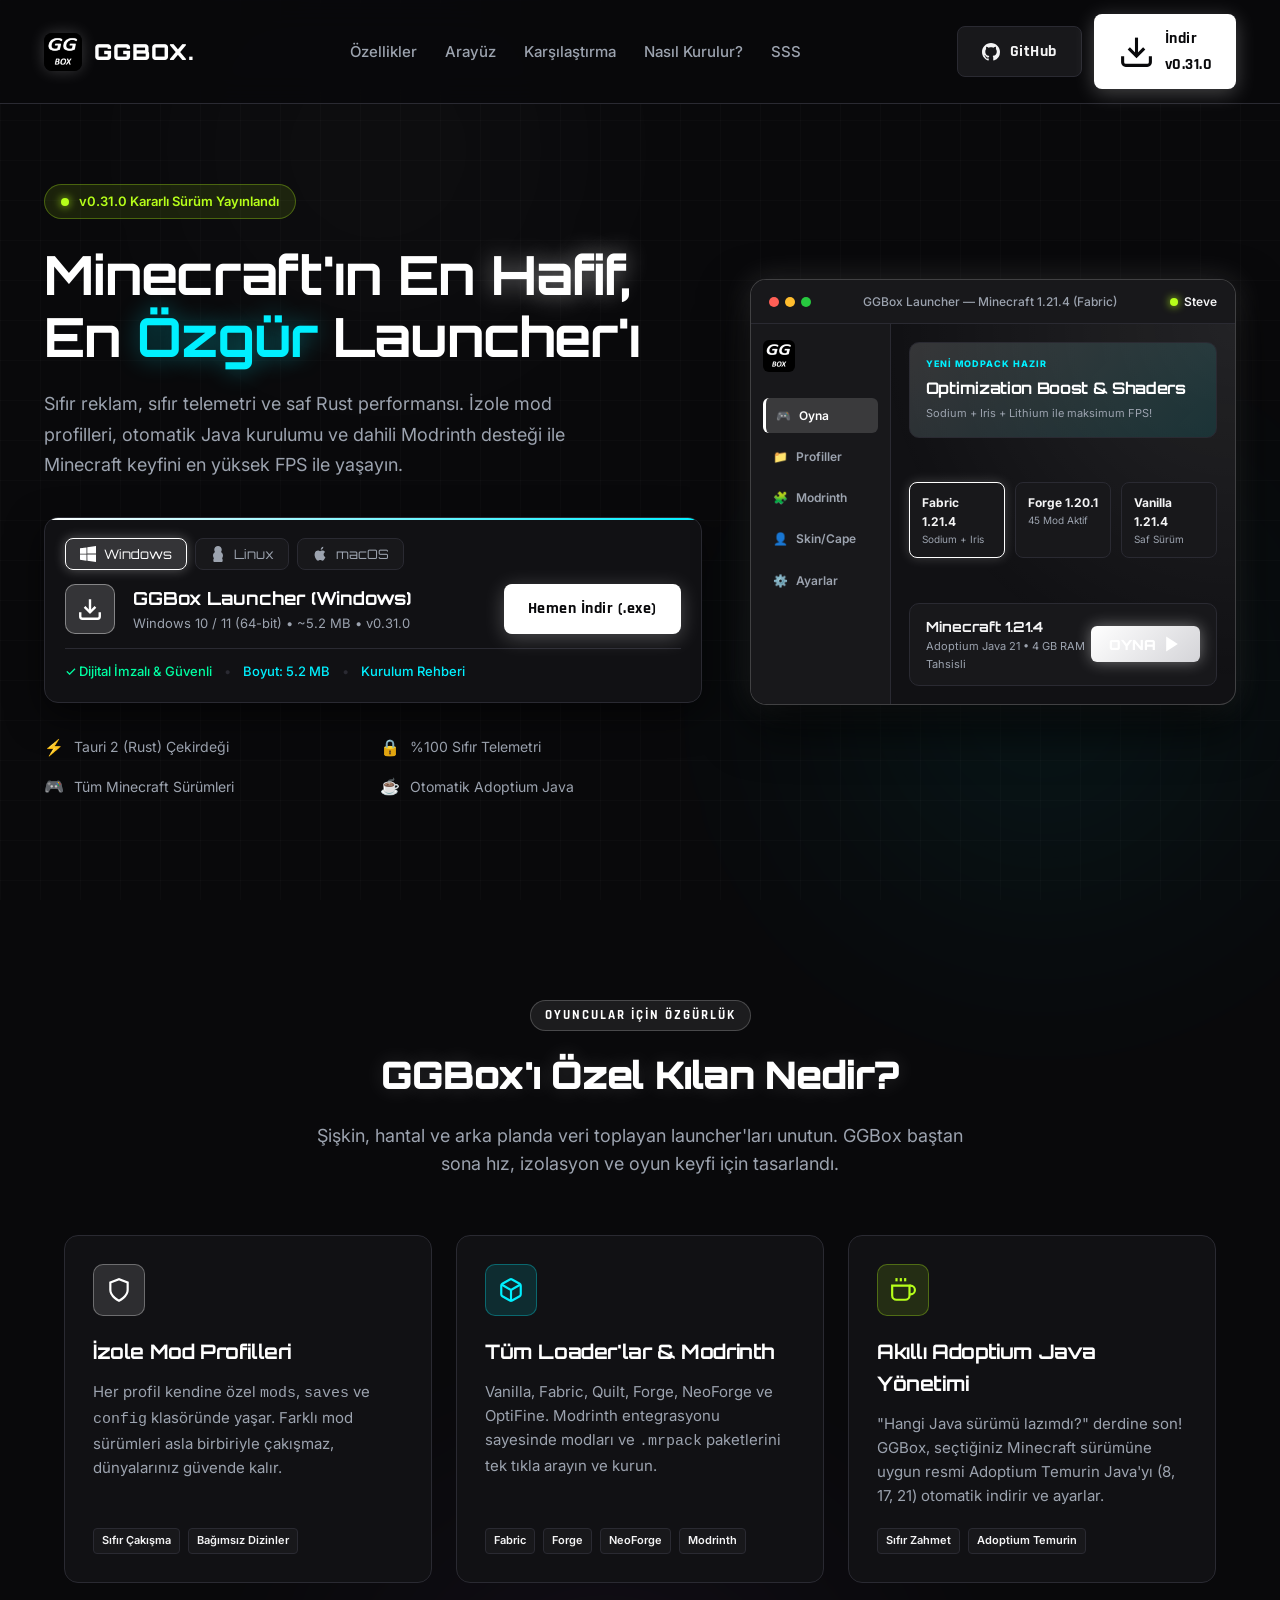
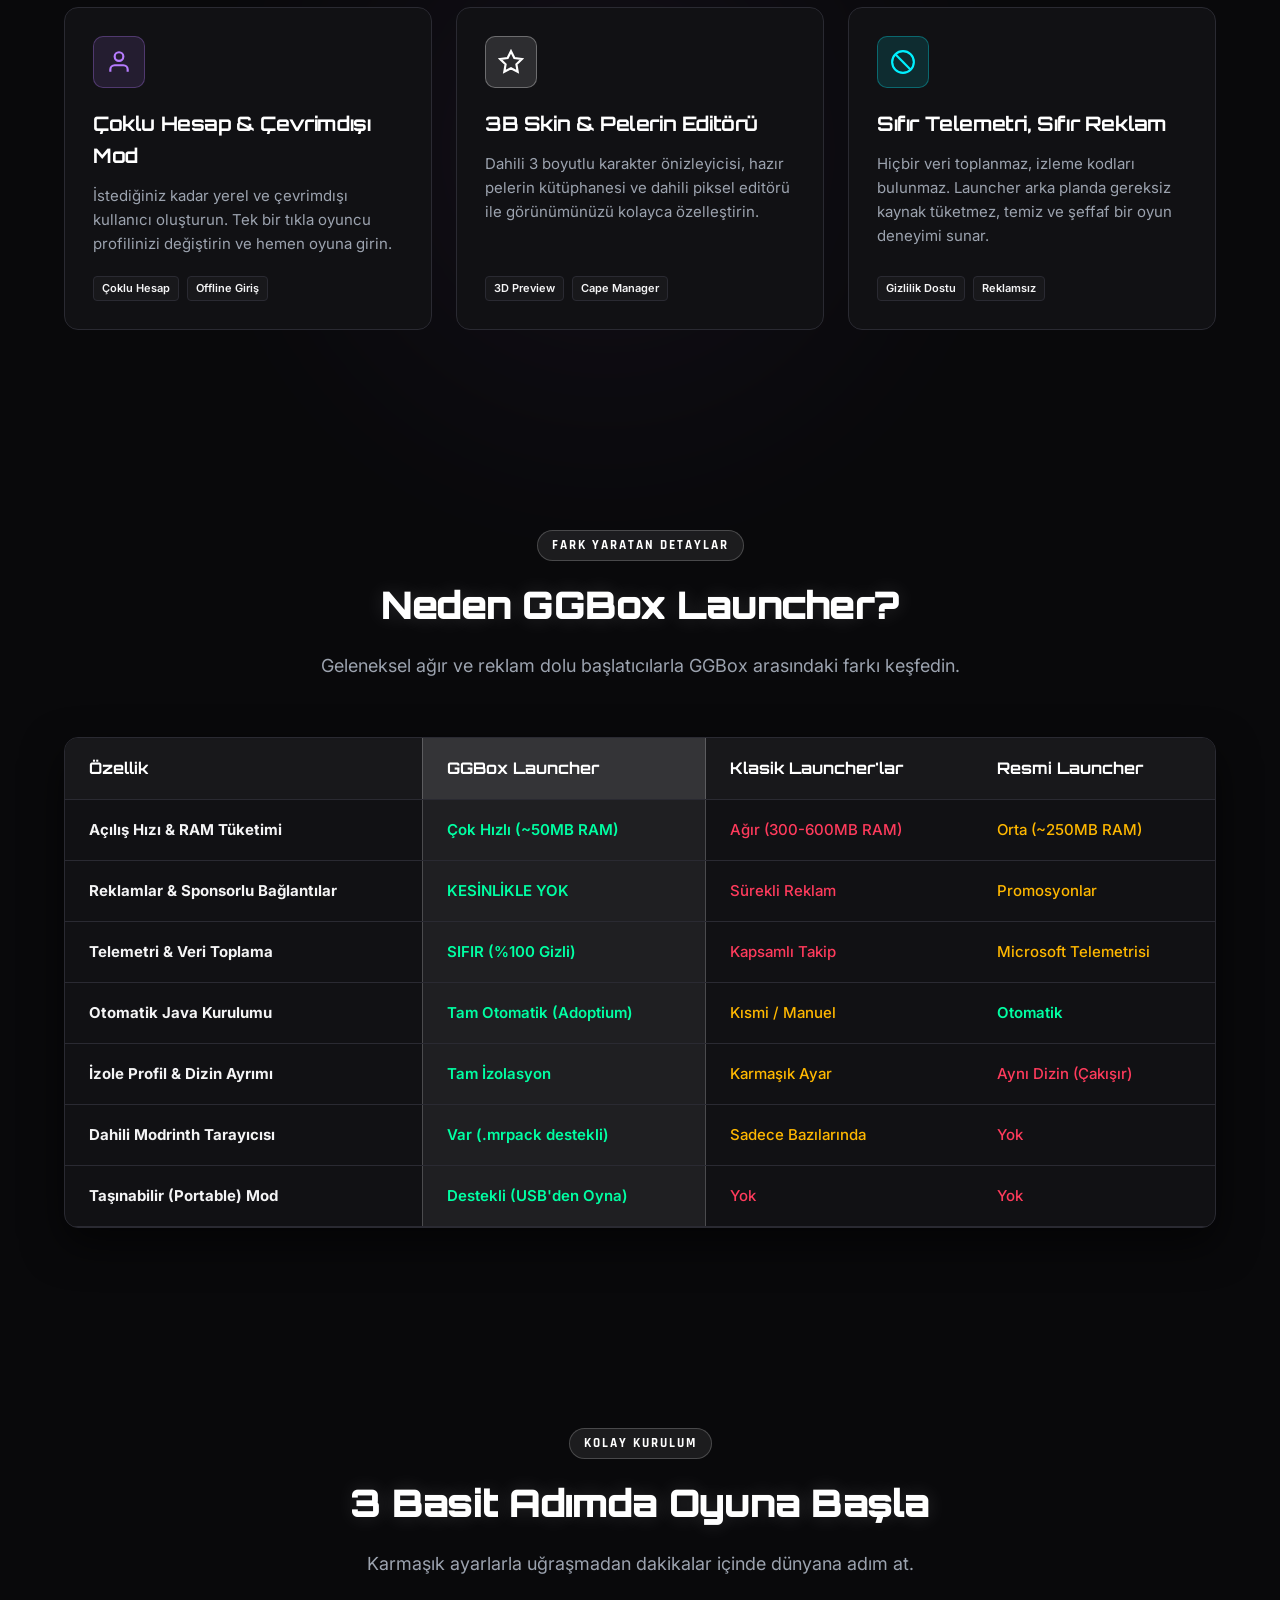
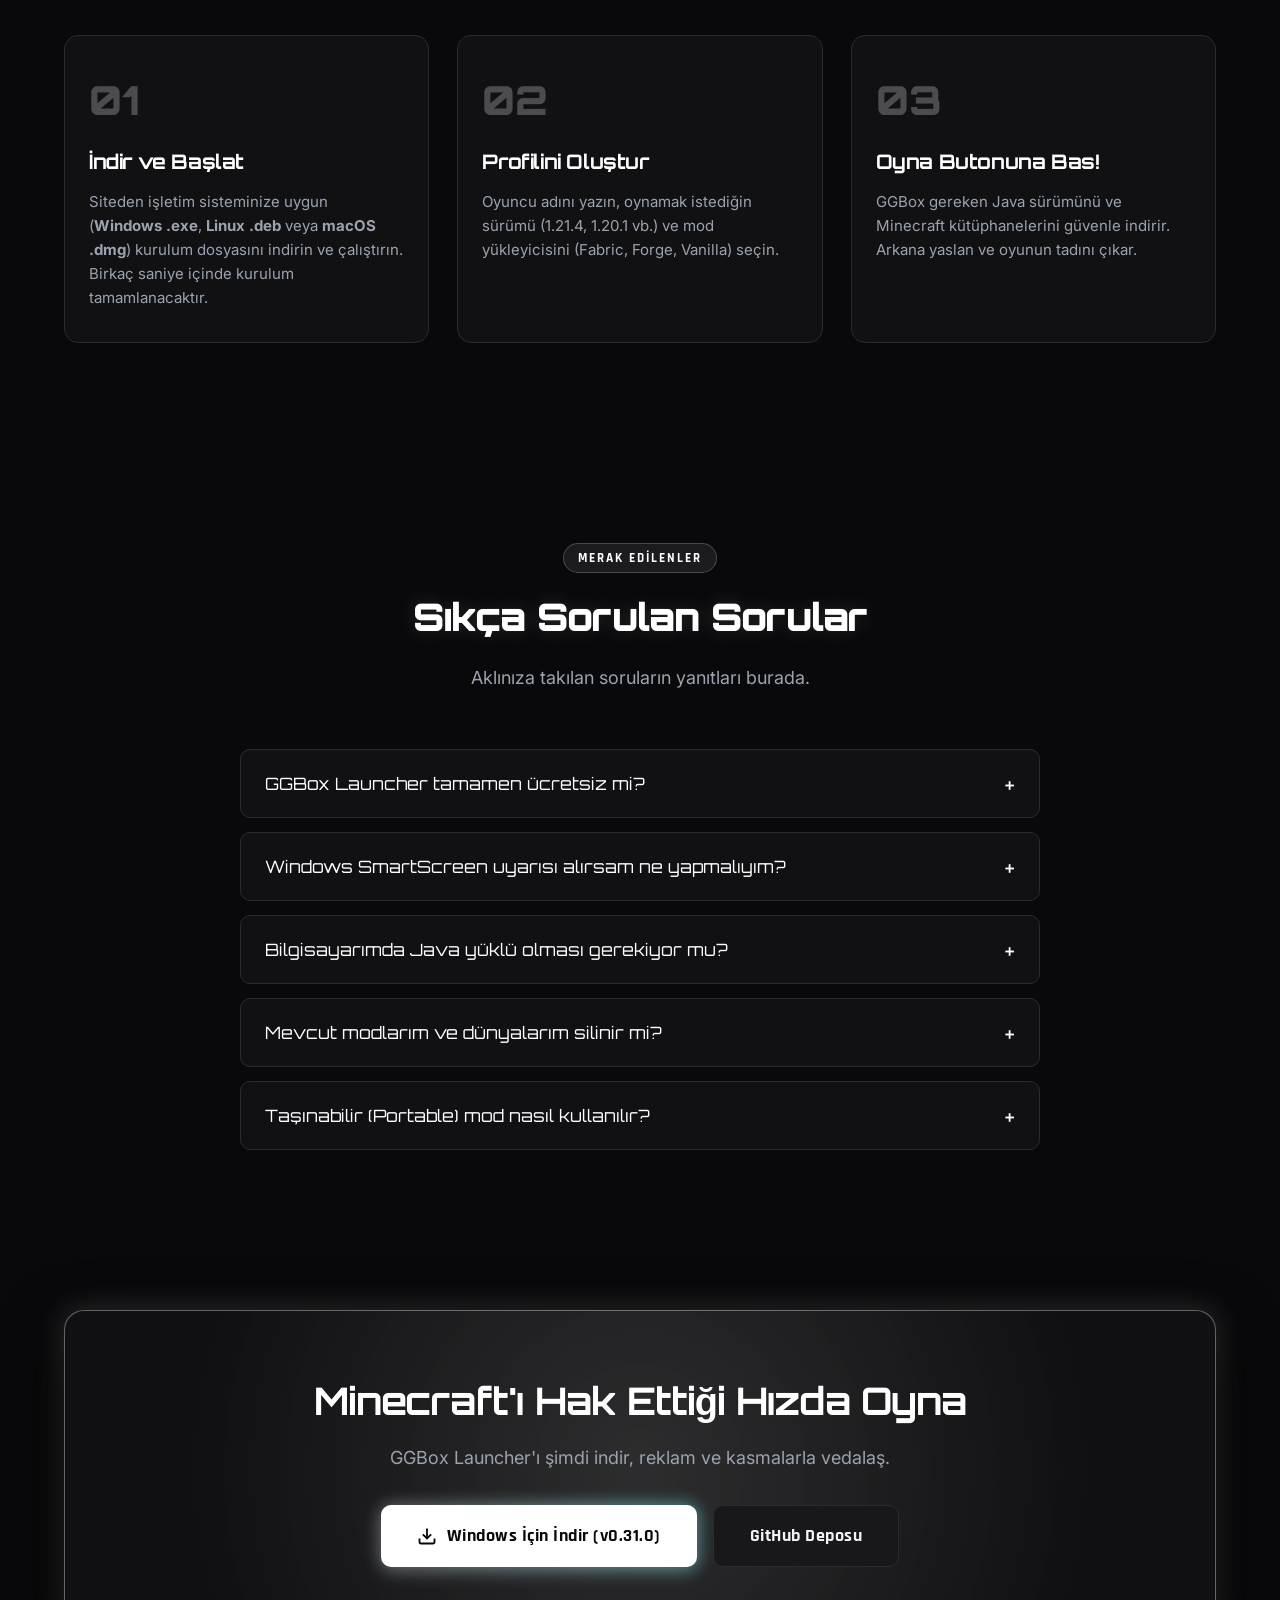
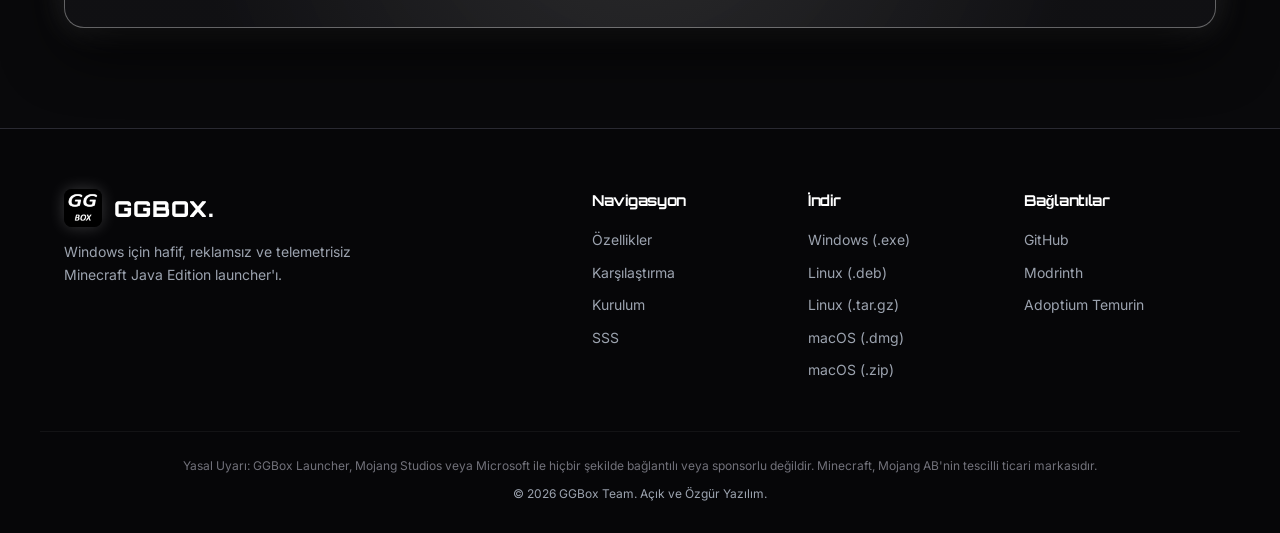
<file: index.html>
<!DOCTYPE html>
<html lang="tr">
<head>
  <meta charset="UTF-8">
  <meta name="viewport" content="width=device-width, initial-scale=1.0">
  <title>GGBox Launcher — Minecraft İçin Hafif, Hızlı ve Özgür Başlatıcı</title>
  <meta name="description" content="Windows için hafif, reklamsız ve telemetrisiz Minecraft Java Edition launcher'ı. Çoklu profil, Modrinth desteği ve otomatik Java yönetimi.">
  <meta name="keywords" content="Minecraft Launcher, GGBox, GGBox Launcher, Minecraft Java, Fabric, Forge, Modrinth, Reklamsız Launcher, Minecraft İndir">
  <link rel="icon" type="image/x-icon" href="favicon.ico">
  <link rel="apple-touch-icon" href="assets/icon.png">
  
  <!-- Google Fonts: Orbitron, Rajdhani, Inter -->
  <link rel="preconnect" href="https://fonts.googleapis.com">
  <link rel="preconnect" href="https://fonts.gstatic.com" crossorigin>
  <link href="https://fonts.googleapis.com/css2?family=Inter:wght@300;400;500;600;700&family=Orbitron:wght@500;700;900&family=Rajdhani:wght@500;600;700&display=swap" rel="stylesheet">
  
  <link rel="stylesheet" href="styles.css">
</head>
<body data-accent="monochrome">
  <!-- Arka Plan Neon Glow Küreleri -->
  <div class="ambient-glow glow-1"></div>
  <div class="ambient-glow glow-2"></div>
  <div class="ambient-glow glow-3"></div>
  <div class="grid-overlay"></div>

  <!-- Üst Menü / Navbar -->
  <header class="navbar">
    <div class="nav-container">
      <a href="#" class="brand">
        <img src="assets/logo.png" alt="GGBox Launcher Logo" class="brand-logo" onerror="this.src='assets/icon.png'">
        <span class="brand-name">GGBOX<span class="brand-accent">.</span></span>
      </a>

      <nav class="nav-links">
        <a href="#ozellikler">Özellikler</a>
        <a href="#vitrin">Arayüz</a>
        <a href="#karsilastirma">Karşılaştırma</a>
        <a href="#kurulum">Nasıl Kurulur?</a>
        <a href="#sss">SSS</a>
      </nav>

      <div class="nav-actions">
        <a href="https://github.com/ggboxmc/ggboxmc.github.io" target="_blank" rel="noopener noreferrer" class="btn btn-secondary nav-github-btn">
          <svg class="icon" viewBox="0 0 24 24" fill="currentColor" width="18" height="18">
            <path d="M12 0C5.37 0 0 5.37 0 12c0 5.31 3.435 9.795 8.205 11.385.6.105.825-.255.825-.57 0-.285-.015-1.23-.015-2.235-3.015.555-3.795-.735-4.035-1.41-.135-.345-.72-1.41-1.23-1.695-.42-.225-1.02-.78-.015-.795.945-.015 1.62.87 1.845 1.23 1.08 1.815 2.805 1.305 3.495.99.105-.78.42-1.305.765-1.605-2.67-.3-5.46-1.335-5.46-5.925 0-1.305.465-2.385 1.23-3.225-.12-.3-.54-1.53.12-3.18 0 0 1.005-.315 3.3 1.23.96-.27 1.98-.405 3-.405s2.04.135 3 .405c2.295-1.56 3.3-1.23 3.3-1.23.66 1.65.24 2.88.12 3.18.765.84 1.23 1.905 1.23 3.225 0 4.605-2.805 5.625-5.475 5.925.435.375.81 1.095.81 2.22 0 1.605-.015 2.895-.015 3.3 0 .315.225.69.825.57A12.02 12.02 0 0024 12c0-6.63-5.37-12-12-12z"/>
          </svg>
          <span>GitHub</span>
        </a>
        <a href="#indir" class="btn btn-primary nav-download-btn">
          <svg class="icon" viewBox="0 0 24 24" fill="none" stroke="currentColor" stroke-width="2">
            <path d="M21 15v4a2 2 0 0 1-2 2H5a2 2 0 0 1-2-2v-4"></path>
            <polyline points="7 10 12 15 17 10"></polyline>
            <line x1="12" y1="15" x2="12" y2="3"></line>
          </svg>
          <span>İndir v0.31.0</span>
        </a>
      </div>
    </div>
  </header>

  <!-- Hero Bölümü -->
  <section class="hero-section">
    <div class="hero-container">
      <div class="hero-content">
        <div class="hero-badge">
          <span class="pulse-dot"></span>
          <span>v0.31.0 Kararlı Sürüm Yayınlandı</span>
        </div>

        <h1 class="hero-title">
          Minecraft'ın En <span class="neon-text">Hafif</span>, <br>
          En <span class="neon-text-cyan">Özgür</span> Launcher'ı
        </h1>

        <p class="hero-description">
          Sıfır reklam, sıfır telemetri ve saf Rust performansı. İzole mod profilleri, otomatik Java kurulumu ve dahili Modrinth desteği ile Minecraft keyfini en yüksek FPS ile yaşayın.
        </p>

        <!-- İndirme Kutusu ve Butonlar -->
        <div class="hero-cta-group" id="indir">
          <div class="download-main-card">
            <div class="platform-tabs">
              <button class="platform-tab active" data-platform="windows">
                <svg width="16" height="16" viewBox="0 0 24 24" fill="currentColor">
                  <path d="M0 3.449L9.75 2.1v9.451H0m10.949-9.602L24 0v11.4H10.949M0 12.6h9.75v9.451L0 20.699M10.949 12.6H24V24l-12.9-1.801"/>
                </svg>
                <span>Windows</span>
              </button>
              <button class="platform-tab" data-platform="linux">
                <svg width="16" height="16" viewBox="0 0 24 24" fill="currentColor">
                  <path d="M12.002 0c-3.1 0-5.61 2.51-5.61 5.61 0 1.25.41 2.4 1.1 3.33-1.78 1.17-2.98 3.19-2.98 5.48 0 1.48.5 2.84 1.34 3.93-.57.81-.92 1.8-.92 2.87 0 2.64 2.14 4.78 4.78 4.78h4.58c2.64 0 4.78-2.14 4.78-4.78 0-1.07-.35-2.06-.92-2.87.84-1.09 1.34-2.45 1.34-3.93 0-2.29-1.2-4.31-2.98-5.48.69-.93 1.1-2.08 1.1-3.33 0-3.1-2.51-5.61-5.61-5.61z"/>
                </svg>
                <span>Linux</span>
              </button>
              <button class="platform-tab" data-platform="macos">
                <svg width="16" height="16" viewBox="0 0 24 24" fill="currentColor">
                  <path d="M18.71 19.5c-.83 1.24-1.71 2.45-3.05 2.47-1.34.03-1.77-.79-3.29-.79-1.53 0-2 .77-3.27.82-1.31.05-2.3-1.32-3.14-2.53C4.25 17 2.94 12.45 4.7 9.39c.87-1.52 2.43-2.48 4.12-2.51 1.28-.02 2.5.87 3.29.87.78 0 2.26-1.07 3.81-.91.65.03 2.47.26 3.64 1.98-.09.06-2.17 1.28-2.15 3.81.03 3.02 2.65 4.03 2.68 4.04-.03.07-.42 1.44-1.38 2.83M15.97 4.2c.67-.82 1.13-1.96 1-3.1-.98.04-2.17.65-2.87 1.48-.61.71-1.15 1.87-1.01 2.98 1.1.09 2.22-.55 2.88-1.36z"/>
                </svg>
                <span>macOS</span>
              </button>
            </div>

            <!-- Windows Panel -->
            <div class="platform-panel active" id="panel-windows">
              <div class="download-card-body">
                <div class="download-icon-box">
                  <svg viewBox="0 0 24 24" fill="none" stroke="currentColor" stroke-width="2.2">
                    <path d="M21 15v4a2 2 0 0 1-2 2H5a2 2 0 0 1-2-2v-4"></path>
                    <polyline points="7 10 12 15 17 10"></polyline>
                    <line x1="12" y1="15" x2="12" y2="3"></line>
                  </svg>
                </div>
                <div class="download-info">
                  <div class="download-title">GGBox Launcher (Windows)</div>
                  <div class="download-meta">Windows 10 / 11 (64-bit) • ~5.2 MB • v0.31.0</div>
                </div>
                <a href="https://github.com/GGBoxMC/ggboxmc.github.io/releases/download/v0.31.0/GGBox-Launcher-Setup-0.31.0.exe" id="direct-exe-download" class="btn btn-primary btn-glow">
                  <span>Hemen İndir (.exe)</span>
                </a>
              </div>
              <div class="download-card-footer">
                <span class="safe-badge">✓ Dijital İmzalı & Güvenli</span>
                <span class="divider">•</span>
                <span class="alt-link">Boyut: 5.2 MB</span>
                <span class="divider">•</span>
                <a href="#kurulum" class="alt-link">Kurulum Rehberi</a>
              </div>
            </div>

            <!-- Linux Panel -->
            <div class="platform-panel" id="panel-linux">
              <div class="download-card-body">
                <div class="download-icon-box">
                  <svg viewBox="0 0 24 24" fill="none" stroke="currentColor" stroke-width="2.2">
                    <path d="M21 15v4a2 2 0 0 1-2 2H5a2 2 0 0 1-2-2v-4"></path>
                    <polyline points="7 10 12 15 17 10"></polyline>
                    <line x1="12" y1="15" x2="12" y2="3"></line>
                  </svg>
                </div>
                <div class="download-info">
                  <div class="download-title">GGBox Launcher (Linux)</div>
                  <div class="download-meta">Ubuntu / Debian / Arch / Fedora • 64-bit • v0.31.0</div>
                </div>
                <div style="display: flex; gap: 8px; flex-wrap: wrap;">
                  <a href="downloads/GGBox-Launcher_0.31.0_amd64.deb" class="btn btn-primary btn-glow">
                    <span>Paket (.deb)</span>
                  </a>
                  <a href="downloads/GGBox-Launcher-0.31.0-linux-x86_64.tar.gz" class="btn btn-secondary">
                    <span>Portable (.tar.gz)</span>
                  </a>
                </div>
              </div>
              <div class="download-card-footer">
                <span class="safe-badge">✓ Ubuntu 22.04 / 24.04 / 26.04 & Debian Uyumlu</span>
                <span class="divider">•</span>
                <span class="alt-link">Boyut: ~7.8 MB</span>
                <span class="divider">•</span>
                <span style="color: var(--mc-text-muted);">Kurulum: <code>sudo apt install ./GGBox-Launcher_0.31.0_amd64.deb</code></span>
              </div>
            </div>

            <!-- macOS Panel -->
            <div class="platform-panel" id="panel-macos">
              <div class="download-card-body">
                <div class="download-icon-box">
                  <svg viewBox="0 0 24 24" fill="none" stroke="currentColor" stroke-width="2.2">
                    <path d="M21 15v4a2 2 0 0 1-2 2H5a2 2 0 0 1-2-2v-4"></path>
                    <polyline points="7 10 12 15 17 10"></polyline>
                    <line x1="12" y1="15" x2="12" y2="3"></line>
                  </svg>
                </div>
                <div class="download-info">
                  <div class="download-title">GGBox Launcher (macOS)</div>
                  <div class="download-meta">macOS 10.15+ (Apple Silicon & Intel) • v0.31.0</div>
                </div>
                <div style="display: flex; gap: 8px; flex-wrap: wrap;">
                  <a href="downloads/GGBox-Launcher-0.31.0.dmg" class="btn btn-primary btn-glow">
                    <span>Disk İmajı (.dmg)</span>
                  </a>
                  <a href="downloads/GGBox-Launcher-0.31.0-macOS.zip" class="btn btn-secondary">
                    <span>Uygulama (.zip)</span>
                  </a>
                </div>
              </div>
              <div class="download-card-footer">
                <span class="safe-badge">✓ M1 / M2 / M3 / M4 ve Intel Mac Desteği</span>
                <span class="divider">•</span>
                <span class="alt-link">Kurulum: Applications klasörüne sürükleyin</span>
              </div>
            </div>
          </div>
        </div>

        <div class="hero-highlights">
          <div class="highlight-item">
            <span class="highlight-icon">⚡</span>
            <span>Tauri 2 (Rust) Çekirdeği</span>
          </div>
          <div class="highlight-item">
            <span class="highlight-icon">🔒</span>
            <span>%100 Sıfır Telemetri</span>
          </div>
          <div class="highlight-item">
            <span class="highlight-icon">🎮</span>
            <span>Tüm Minecraft Sürümleri</span>
          </div>
          <div class="highlight-item">
            <span class="highlight-icon">☕</span>
            <span>Otomatik Adoptium Java</span>
          </div>
        </div>
      </div>

      <!-- Hero Launcher Önizleme / Mockup -->
      <div class="hero-mockup-wrapper">
        <div class="mockup-frame">
          <div class="mockup-header">
            <div class="mockup-dots">
              <span class="dot dot-red"></span>
              <span class="dot dot-yellow"></span>
              <span class="dot dot-green"></span>
            </div>
            <div class="mockup-title">GGBox Launcher — Minecraft 1.21.4 (Fabric)</div>
            <div class="mockup-user">
              <span class="status-online"></span> Steve
            </div>
          </div>

          <div class="mockup-inner">
            <!-- Sidebar Preview -->
            <div class="mockup-sidebar">
              <div class="mockup-brand">
                <img src="assets/logo.png" alt="GGBox" onerror="this.src='assets/icon.png'">
              </div>
              <div class="mockup-menu">
                <div class="m-item active"><span class="m-icon">🎮</span> Oyna</div>
                <div class="m-item"><span class="m-icon">📁</span> Profiller</div>
                <div class="m-item"><span class="m-icon">🧩</span> Modrinth</div>
                <div class="m-item"><span class="m-icon">👤</span> Skin/Cape</div>
                <div class="m-item"><span class="m-icon">⚙️</span> Ayarlar</div>
              </div>
            </div>

            <!-- Content Area Preview -->
            <div class="mockup-main">
              <div class="mockup-banner">
                <div class="banner-badge">YENİ MODPACK HAZIR</div>
                <h3 class="banner-title">Optimization Boost & Shaders</h3>
                <p class="banner-desc">Sodium + Iris + Lithium ile maksimum FPS!</p>
              </div>

              <div class="mockup-profile-row">
                <div class="profile-chip active">
                  <span class="pc-name">Fabric 1.21.4</span>
                  <span class="pc-tag">Sodium + Iris</span>
                </div>
                <div class="profile-chip">
                  <span class="pc-name">Forge 1.20.1</span>
                  <span class="pc-tag">45 Mod Aktif</span>
                </div>
                <div class="profile-chip">
                  <span class="pc-name">Vanilla 1.21.4</span>
                  <span class="pc-tag">Saf Sürüm</span>
                </div>
              </div>

              <div class="mockup-play-bar">
                <div class="play-details">
                  <div class="p-title">Minecraft 1.21.4</div>
                  <div class="p-sub">Adoptium Java 21 • 4 GB RAM Tahsisli</div>
                </div>
                <button class="mockup-play-btn">
                  <span>OYNA</span>
                  <svg viewBox="0 0 24 24" fill="currentColor" width="20" height="20">
                    <polygon points="5 3 19 12 5 21 5 3"></polygon>
                  </svg>
                </button>
              </div>
            </div>
          </div>
        </div>
      </div>
    </div>
  </section>

  <!-- Detaylı Özellikler Bölümü -->
  <section class="section features-section" id="ozellikler">
    <div class="container">
      <div class="section-head text-center">
        <div class="sub-badge">OYUNCULAR İÇİN ÖZGÜRLÜK</div>
        <h2 class="section-title">GGBox'ı Özel Kılan Nedir?</h2>
        <p class="section-desc">
          Şişkin, hantal ve arka planda veri toplayan launcher'ları unutun. GGBox baştan sona hız, izolasyon ve oyun keyfi için tasarlandı.
        </p>
      </div>

      <div class="features-grid">
        <!-- Feature 1 -->
        <div class="feature-card">
          <div class="feature-icon neon-white-glow">
            <svg viewBox="0 0 24 24" fill="none" stroke="currentColor" stroke-width="2">
              <path d="M12 22s8-4 8-10V5l-8-3-8 3v7c0 6 8 10 8 10z"></path>
            </svg>
          </div>
          <h3 class="feature-title">İzole Mod Profilleri</h3>
          <p class="feature-text">
            Her profil kendine özel <code>mods</code>, <code>saves</code> ve <code>config</code> klasöründe yaşar. Farklı mod sürümleri asla birbiriyle çakışmaz, dünyalarınız güvende kalır.
          </p>
          <div class="feature-tags">
            <span>Sıfır Çakışma</span>
            <span>Bağımsız Dizinler</span>
          </div>
        </div>

        <!-- Feature 2 -->
        <div class="feature-card">
          <div class="feature-icon neon-cyan-glow">
            <svg viewBox="0 0 24 24" fill="none" stroke="currentColor" stroke-width="2">
              <path d="M21 16V8a2 2 0 0 0-1-1.73l-7-4a2 2 0 0 0-2 0l-7 4A2 2 0 0 0 3 8v8a2 2 0 0 0 1 1.73l7 4a2 2 0 0 0 2 0l7-4A2 2 0 0 0 21 16z"></path>
              <polyline points="3.27 6.96 12 12.01 20.73 6.96"></polyline>
              <line x1="12" y1="22.08" x2="12" y2="12"></line>
            </svg>
          </div>
          <h3 class="feature-title">Tüm Loader'lar & Modrinth</h3>
          <p class="feature-text">
            Vanilla, Fabric, Quilt, Forge, NeoForge ve OptiFine. Modrinth entegrasyonu sayesinde modları ve <code>.mrpack</code> paketlerini tek tıkla arayın ve kurun.
          </p>
          <div class="feature-tags">
            <span>Fabric</span>
            <span>Forge</span>
            <span>NeoForge</span>
            <span>Modrinth</span>
          </div>
        </div>

        <!-- Feature 3 -->
        <div class="feature-card">
          <div class="feature-icon neon-lime-glow">
            <svg viewBox="0 0 24 24" fill="none" stroke="currentColor" stroke-width="2">
              <path d="M18 8h1a4 4 0 0 1 0 8h-1"></path>
              <path d="M2 8h16v9a4 4 0 0 1-4 4H6a4 4 0 0 1-4-4V8z"></path>
              <line x1="6" y1="1" x2="6" y2="4"></line>
              <line x1="10" y1="1" x2="10" y2="4"></line>
              <line x1="14" y1="1" x2="14" y2="4"></line>
            </svg>
          </div>
          <h3 class="feature-title">Akıllı Adoptium Java Yönetimi</h3>
          <p class="feature-text">
            "Hangi Java sürümü lazımdı?" derdine son! GGBox, seçtiğiniz Minecraft sürümüne uygun resmi Adoptium Temurin Java'yı (8, 17, 21) otomatik indirir ve ayarlar.
          </p>
          <div class="feature-tags">
            <span>Sıfır Zahmet</span>
            <span>Adoptium Temurin</span>
          </div>
        </div>

        <!-- Feature 4 -->
        <div class="feature-card">
          <div class="feature-icon neon-purple-glow">
            <svg viewBox="0 0 24 24" fill="none" stroke="currentColor" stroke-width="2">
              <path d="M20 21v-2a4 4 0 0 0-4-4H8a4 4 0 0 0-4 4v2"></path>
              <circle cx="12" cy="7" r="4"></circle>
            </svg>
          </div>
          <h3 class="feature-title">Çoklu Hesap & Çevrimdışı Mod</h3>
          <p class="feature-text">
            İstediğiniz kadar yerel ve çevrimdışı kullanıcı oluşturun. Tek bir tıkla oyuncu profilinizi değiştirin ve hemen oyuna girin.
          </p>
          <div class="feature-tags">
            <span>Çoklu Hesap</span>
            <span>Offline Giriş</span>
          </div>
        </div>

        <!-- Feature 5 -->
        <div class="feature-card">
          <div class="feature-icon neon-white-glow">
            <svg viewBox="0 0 24 24" fill="none" stroke="currentColor" stroke-width="2">
              <polygon points="12 2 15.09 8.26 22 9.27 17 14.14 18.18 21.02 12 17.77 5.82 21.02 7 14.14 2 9.27 8.91 8.26 12 2"></polygon>
            </svg>
          </div>
          <h3 class="feature-title">3B Skin & Pelerin Editörü</h3>
          <p class="feature-text">
            Dahili 3 boyutlu karakter önizleyicisi, hazır pelerin kütüphanesi ve dahili piksel editörü ile görünümünüzü kolayca özelleştirin.
          </p>
          <div class="feature-tags">
            <span>3D Preview</span>
            <span>Cape Manager</span>
          </div>
        </div>

        <!-- Feature 6 -->
        <div class="feature-card">
          <div class="feature-icon neon-cyan-glow">
            <svg viewBox="0 0 24 24" fill="none" stroke="currentColor" stroke-width="2">
              <circle cx="12" cy="12" r="10"></circle>
              <line x1="4.93" y1="4.93" x2="19.07" y2="19.07"></line>
            </svg>
          </div>
          <h3 class="feature-title">Sıfır Telemetri, Sıfır Reklam</h3>
          <p class="feature-text">
            Hiçbir veri toplanmaz, izleme kodları bulunmaz. Launcher arka planda gereksiz kaynak tüketmez, temiz ve şeffaf bir oyun deneyimi sunar.
          </p>
          <div class="feature-tags">
            <span>Gizlilik Dostu</span>
            <span>Reklamsız</span>
          </div>
        </div>
      </div>
    </div>
  </section>

  <!-- Karşılaştırma Bölümü -->
  <section class="section comparison-section" id="karsilastirma">
    <div class="container">
      <div class="section-head text-center">
        <div class="sub-badge">FARK YARATAN DETAYLAR</div>
        <h2 class="section-title">Neden GGBox Launcher?</h2>
        <p class="section-desc">Geleneksel ağır ve reklam dolu başlatıcılarla GGBox arasındaki farkı keşfedin.</p>
      </div>

      <div class="table-container">
        <table class="comparison-table">
          <thead>
            <tr>
              <th>Özellik</th>
              <th class="highlight-col">GGBox Launcher</th>
              <th>Klasik Launcher'lar</th>
              <th>Resmi Launcher</th>
            </tr>
          </thead>
          <tbody>
            <tr>
              <td><strong>Açılış Hızı & RAM Tüketimi</strong></td>
              <td class="highlight-col"><span class="badge-success">Çok Hızlı (~50MB RAM)</span></td>
              <td><span class="badge-danger">Ağır (300-600MB RAM)</span></td>
              <td><span class="badge-warn">Orta (~250MB RAM)</span></td>
            </tr>
            <tr>
              <td><strong>Reklamlar & Sponsorlu Bağlantılar</strong></td>
              <td class="highlight-col"><span class="badge-success">KESİNLİKLE YOK</span></td>
              <td><span class="badge-danger">Sürekli Reklam</span></td>
              <td><span class="badge-warn">Promosyonlar</span></td>
            </tr>
            <tr>
              <td><strong>Telemetri & Veri Toplama</strong></td>
              <td class="highlight-col"><span class="badge-success">SIFIR (%100 Gizli)</span></td>
              <td><span class="badge-danger">Kapsamlı Takip</span></td>
              <td><span class="badge-warn">Microsoft Telemetrisi</span></td>
            </tr>
            <tr>
              <td><strong>Otomatik Java Kurulumu</strong></td>
              <td class="highlight-col"><span class="badge-success">Tam Otomatik (Adoptium)</span></td>
              <td><span class="badge-warn">Kısmi / Manuel</span></td>
              <td><span class="badge-success">Otomatik</span></td>
            </tr>
            <tr>
              <td><strong>İzole Profil & Dizin Ayrımı</strong></td>
              <td class="highlight-col"><span class="badge-success">Tam İzolasyon</span></td>
              <td><span class="badge-warn">Karmaşık Ayar</span></td>
              <td><span class="badge-danger">Aynı Dizin (Çakışır)</span></td>
            </tr>
            <tr>
              <td><strong>Dahili Modrinth Tarayıcısı</strong></td>
              <td class="highlight-col"><span class="badge-success">Var (.mrpack destekli)</span></td>
              <td><span class="badge-warn">Sadece Bazılarında</span></td>
              <td><span class="badge-danger">Yok</span></td>
            </tr>
            <tr>
              <td><strong>Taşınabilir (Portable) Mod</strong></td>
              <td class="highlight-col"><span class="badge-success">Destekli (USB'den Oyna)</span></td>
              <td><span class="badge-danger">Yok</span></td>
              <td><span class="badge-danger">Yok</span></td>
            </tr>
          </tbody>
        </table>
      </div>
    </div>
  </section>

  <!-- Kurulum Adımları -->
  <section class="section install-section" id="kurulum">
    <div class="container">
      <div class="section-head text-center">
        <div class="sub-badge">KOLAY KURULUM</div>
        <h2 class="section-title">3 Basit Adımda Oyuna Başla</h2>
        <p class="section-desc">Karmaşık ayarlarla uğraşmadan dakikalar içinde dünyana adım at.</p>
      </div>

      <div class="steps-grid">
        <div class="step-card">
          <div class="step-num">01</div>
          <h3 class="step-title">İndir ve Başlat</h3>
          <p class="step-text">
            Siteden işletim sisteminize uygun (<strong>Windows .exe</strong>, <strong>Linux .deb</strong> veya <strong>macOS .dmg</strong>) kurulum dosyasını indirin ve çalıştırın. Birkaç saniye içinde kurulum tamamlanacaktır.
          </p>
        </div>

        <div class="step-card">
          <div class="step-num">02</div>
          <h3 class="step-title">Profilini Oluştur</h3>
          <p class="step-text">
            Oyuncu adını yazın, oynamak istediğin sürümü (1.21.4, 1.20.1 vb.) ve mod yükleyicisini (Fabric, Forge, Vanilla) seçin.
          </p>
        </div>

        <div class="step-card">
          <div class="step-num">03</div>
          <h3 class="step-title">Oyna Butonuna Bas!</h3>
          <p class="step-text">
            GGBox gereken Java sürümünü ve Minecraft kütüphanelerini güvenle indirir. Arkana yaslan ve oyunun tadını çıkar.
          </p>
        </div>
      </div>
    </div>
  </section>

  <!-- SSS / Sıkça Sorulan Sorular -->
  <section class="section faq-section" id="sss">
    <div class="container">
      <div class="section-head text-center">
        <div class="sub-badge">MERAK EDİLENLER</div>
        <h2 class="section-title">Sıkça Sorulan Sorular</h2>
        <p class="section-desc">Aklınıza takılan soruların yanıtları burada.</p>
      </div>

      <div class="faq-accordion">
        <div class="faq-item">
          <button class="faq-question">
            <span>GGBox Launcher tamamen ücretsiz mi?</span>
            <span class="faq-icon">+</span>
          </button>
          <div class="faq-answer">
            <p>Evet! GGBox Launcher tamamen ücretsizdir. Hiçbir gizli ücret, abonelik, kilitli özellik veya reklam barındırmaz.</p>
          </div>
        </div>

        <div class="faq-item">
          <button class="faq-question">
            <span>Windows SmartScreen uyarısı alırsam ne yapmalıyım?</span>
            <span class="faq-icon">+</span>
          </button>
          <div class="faq-answer">
            <p>Yeni ve bağımsız açık kaynaklı uygulamalar Microsoft tarafından geniş kitlelerce indirilene kadar SmartScreen "Bilinmeyen Yayıncı" bildirimi gösterebilir. <strong>"Ek bilgi"</strong>ye ve ardından <strong>"Yine de çalıştır"</strong> butonuna tıklayarak güvenle başlatabilirsiniz. GGBox Launcher temiz ve dijital imzalıdır.</p>
          </div>
        </div>

        <div class="faq-item">
          <button class="faq-question">
            <span>Bilgisayarımda Java yüklü olması gerekiyor mu?</span>
            <span class="faq-icon">+</span>
          </button>
          <div class="faq-answer">
            <p>Hayır! GGBox Launcher akıllı Java yöneticisi içerir. Oynamak istediğiniz Minecraft sürümü Java 8, 17 veya 21 gerektiriyorsa, resmi Eclipse Adoptium Temurin kaynaklarından otomatik olarak indirip izole şekilde kullanır.</p>
          </div>
        </div>

        <div class="faq-item">
          <button class="faq-question">
            <span>Mevcut modlarım ve dünyalarım silinir mi?</span>
            <span class="faq-icon">+</span>
          </button>
          <div class="faq-answer">
            <p>Hayır! GGBox her profil için izole bir çalışma alanı oluşturur. Standart <code>.minecraft</code> klasörünüzdeki kayıtlarınıza dokunmaz. İsterseniz tek tıkla eski dünyalarınızı kopyalayabilir veya içeri aktarabilirsiniz.</p>
          </div>
        </div>

        <div class="faq-item">
          <button class="faq-question">
            <span>Taşınabilir (Portable) mod nasıl kullanılır?</span>
            <span class="faq-icon">+</span>
          </button>
          <div class="faq-answer">
            <p>GGBox Portable sürümünü bir USB belleğe çıkarın. Programın yanında bir <code>portable.flag</code> dosyası bulunduğunda tüm oyun ve ayar dosyaları USB bellek içinde tutulur, böylece her bilgisayara takıp doğrudan oynayabilirsiniz.</p>
          </div>
        </div>
      </div>
    </div>
  </section>

  <!-- Alt Çağrı / Download Banner -->
  <section class="cta-banner-section">
    <div class="container">
      <div class="cta-banner">
        <h2 class="cta-title">Minecraft'ı Hak Ettiği Hızda Oyna</h2>
        <p class="cta-subtitle">GGBox Launcher'ı şimdi indir, reklam ve kasmalarla vedalaş.</p>
        <div class="cta-buttons">
          <a href="https://github.com/GGBoxMC/ggboxmc.github.io/releases/download/v0.31.0/GGBox-Launcher-Setup-0.31.0.exe" class="btn btn-primary btn-lg btn-glow">
            <svg viewBox="0 0 24 24" fill="none" stroke="currentColor" stroke-width="2.2" width="20" height="20">
              <path d="M21 15v4a2 2 0 0 1-2 2H5a2 2 0 0 1-2-2v-4"></path>
              <polyline points="7 10 12 15 17 10"></polyline>
              <line x1="12" y1="15" x2="12" y2="3"></line>
            </svg>
            <span>Windows İçin İndir (v0.31.0)</span>
          </a>
          <a href="https://github.com/ggboxmc/ggboxmc.github.io" target="_blank" rel="noopener noreferrer" class="btn btn-secondary btn-lg">
            <span>GitHub Deposu</span>
          </a>
        </div>
      </div>
    </div>
  </section>

  <!-- Footer -->
  <footer class="footer">
    <div class="container footer-content">
      <div class="footer-brand">
        <div class="brand">
          <img src="assets/logo.png" alt="GGBox" class="brand-logo" onerror="this.src='assets/icon.png'">
          <span class="brand-name">GGBOX<span class="brand-accent">.</span></span>
        </div>
        <p class="footer-desc">
          Windows için hafif, reklamsız ve telemetrisiz Minecraft Java Edition launcher'ı.
        </p>
      </div>

      <div class="footer-links-group">
        <div class="footer-col">
          <h4>Navigasyon</h4>
          <a href="#ozellikler">Özellikler</a>
          <a href="#karsilastirma">Karşılaştırma</a>
          <a href="#kurulum">Kurulum</a>
          <a href="#sss">SSS</a>
        </div>

        <div class="footer-col">
          <h4>İndir</h4>
          <a href="https://github.com/GGBoxMC/ggboxmc.github.io/releases/download/v0.31.0/GGBox-Launcher-Setup-0.31.0.exe">Windows (.exe)</a>
          <a href="downloads/GGBox-Launcher_0.31.0_amd64.deb">Linux (.deb)</a>
          <a href="downloads/GGBox-Launcher-0.31.0-linux-x86_64.tar.gz">Linux (.tar.gz)</a>
          <a href="downloads/GGBox-Launcher-0.31.0.dmg">macOS (.dmg)</a>
          <a href="downloads/GGBox-Launcher-0.31.0-macOS.zip">macOS (.zip)</a>
        </div>

        <div class="footer-col">
          <h4>Bağlantılar</h4>
          <a href="https://github.com/ggboxmc/ggboxmc.github.io" target="_blank">GitHub</a>
          <a href="https://modrinth.com" target="_blank">Modrinth</a>
          <a href="https://adoptium.net" target="_blank">Adoptium Temurin</a>
        </div>
      </div>
    </div>

    <div class="container footer-bottom">
      <p class="disclaimer">
        Yasal Uyarı: GGBox Launcher, Mojang Studios veya Microsoft ile hiçbir şekilde bağlantılı veya sponsorlu değildir. Minecraft, Mojang AB'nin tescilli ticari markasıdır.
      </p>
      <p class="copyright">
        © 2026 GGBox Team. Açık ve Özgür Yazılım.
      </p>
    </div>
  </footer>

  <script src="script.js"></script>
</body>
</html>
</file>
<file: styles.css>
﻿/* ==========================================================================
   GGBox Launcher Landing Page Stylesheet
   Theme: Stealth Monochrome Obsidian (Matching GGBox Official Logo & Tokens)
   ========================================================================== */

:root {
  --mc-bg: #09090b;
  --mc-surface-1: #111114;
  --mc-surface-2: #18181b;
  --mc-surface-3: #222227;
  --mc-border: #2a2a32;
  --mc-border-light: rgba(255, 255, 255, 0.2);
  
  --mc-text: #f4f4f5;
  --mc-text-muted: #9ca3af;
  --mc-text-dim: #71717a;

  /* Brand Accents - Clean Monochrome & Obsidian (Matching Logo) */
  --mc-accent: #ffffff;
  --mc-accent-2: #d4d4d8;
  --mc-accent-glow: rgba(255, 255, 255, 0.45);
  --mc-accent-rgb: 255, 255, 255;
  --mc-on-accent: #09090b;

  /* Additional Neon Accents */
  --mc-cyan: #00f0ff;
  --mc-cyan-glow: rgba(0, 240, 255, 0.4);
  --mc-lime: #b6ff1a;
  --mc-lime-glow: rgba(182, 255, 26, 0.35);
  --mc-purple: #b77cff;
  --mc-purple-glow: rgba(183, 124, 255, 0.35);
  
  --mc-success: #00ffa3;
  --mc-danger: #ff3b5c;
  --mc-warn: #ffb800;

  /* Fonts */
  --font-body: 'Inter', -apple-system, BlinkMacSystemFont, "Segoe UI", Roboto, sans-serif;
  --font-heading: 'Orbitron', sans-serif;
  --font-sub: 'Rajdhani', sans-serif;

  --transition-fast: 0.2s cubic-bezier(0.16, 1, 0.3, 1);
  --transition-normal: 0.3s cubic-bezier(0.16, 1, 0.3, 1);
}

* {
  box-sizing: border-box;
  margin: 0;
  padding: 0;
}

html {
  scroll-behavior: smooth;
  color-scheme: dark;
}

body {
  background-color: var(--mc-bg);
  color: var(--mc-text);
  font-family: var(--font-body);
  font-size: 16px;
  line-height: 1.6;
  position: relative;
  overflow-x: hidden;
  min-height: 100vh;
}

/* Ambient Glow Orbs */
.ambient-glow {
  position: absolute;
  border-radius: 50%;
  filter: blur(120px);
  pointer-events: none;
  z-index: 0;
  opacity: 0.45;
}

.glow-1 {
  width: 500px;
  height: 500px;
  background: radial-gradient(circle, rgba(255, 255, 255, 0.1) 0%, transparent 70%);
  top: -100px;
  left: 10%;
}

.glow-2 {
  width: 600px;
  height: 600px;
  background: radial-gradient(circle, rgba(0, 240, 255, 0.2) 0%, transparent 70%);
  top: 400px;
  right: -5%;
}

.glow-3 {
  width: 700px;
  height: 700px;
  background: radial-gradient(circle, rgba(183, 124, 255, 0.18) 0%, transparent 70%);
  top: 1400px;
  left: 20%;
}

/* Cyberpunk Grid Overlay */
.grid-overlay {
  position: fixed;
  top: 0;
  left: 0;
  width: 100%;
  height: 100%;
  background-image: 
    linear-gradient(rgba(255, 255, 255, 0.02) 1px, transparent 1px),
    linear-gradient(90deg, rgba(255, 255, 255, 0.02) 1px, transparent 1px);
  background-size: 40px 40px;
  pointer-events: none;
  z-index: 1;
}

/* Container */
.container {
  max-width: 1200px;
  margin: 0 auto;
  padding: 0 24px;
  position: relative;
  z-index: 2;
}

/* Typography & Headings */
h1, h2, h3, h4 {
  font-family: var(--font-heading);
  letter-spacing: -0.02em;
  color: #ffffff;
}

.sub-badge {
  display: inline-block;
  font-family: var(--font-sub);
  font-weight: 700;
  font-size: 13px;
  letter-spacing: 2px;
  color: #ffffff;
  background: rgba(255, 255, 255, 0.08);
  border: 1px solid rgba(255, 255, 255, 0.2);
  padding: 4px 14px;
  border-radius: 999px;
  margin-bottom: 14px;
  text-transform: uppercase;
}

.section-head {
  margin-bottom: 56px;
}

.text-center {
  text-align: center;
}

.section-title {
  font-size: 38px;
  font-weight: 900;
  margin-bottom: 16px;
  text-shadow: 0 0 20px rgba(255, 255, 255, 0.15);
}

.section-desc {
  color: var(--mc-text-muted);
  font-size: 18px;
  max-width: 680px;
  margin: 0 auto;
}

.neon-text {
  color: var(--mc-accent);
  text-shadow: 0 0 25px var(--mc-accent-glow);
}

.neon-text-cyan {
  color: var(--mc-cyan);
  text-shadow: 0 0 25px var(--mc-cyan-glow);
}

/* Buttons */
.btn {
  display: inline-flex;
  align-items: center;
  justify-content: center;
  gap: 10px;
  font-family: var(--font-sub);
  font-weight: 700;
  font-size: 16px;
  letter-spacing: 0.5px;
  text-decoration: none;
  padding: 12px 24px;
  border-radius: 8px;
  cursor: pointer;
  transition: all var(--transition-normal);
  border: none;
  outline: none;
}

.btn-primary {
  background: #ffffff;
  color: #09090b;
  font-weight: 700;
  box-shadow: 0 4px 20px rgba(255, 255, 255, 0.25);
}

.btn-primary:hover {
  transform: translateY(-2px);
  background: #f4f4f5;
  box-shadow: 0 6px 28px rgba(255, 255, 255, 0.4);
  color: #000000;
}

.btn-glow {
  position: relative;
}

.btn-glow::after {
  content: '';
  position: absolute;
  inset: -2px;
  background: linear-gradient(135deg, var(--mc-accent), var(--mc-cyan));
  border-radius: 10px;
  z-index: -1;
  opacity: 0.4;
  filter: blur(8px);
  transition: opacity var(--transition-fast);
}

.btn-glow:hover::after {
  opacity: 0.8;
}

.btn-secondary {
  background: var(--mc-surface-2);
  color: var(--mc-text);
  border: 1px solid var(--mc-border);
}

.btn-secondary:hover {
  background: var(--mc-surface-3);
  border-color: var(--mc-text-muted);
  transform: translateY(-2px);
}

.btn-lg {
  padding: 16px 36px;
  font-size: 18px;
  border-radius: 10px;
}

/* Navbar */
.navbar {
  position: sticky;
  top: 0;
  width: 100%;
  background: rgba(9, 9, 11, 0.85);
  backdrop-filter: blur(16px);
  -webkit-backdrop-filter: blur(16px);
  border-bottom: 1px solid var(--mc-border);
  z-index: 100;
}

.nav-container {
  max-width: 1240px;
  margin: 0 auto;
  padding: 14px 24px;
  display: flex;
  align-items: center;
  justify-content: space-between;
}

.brand {
  display: flex;
  align-items: center;
  gap: 12px;
  text-decoration: none;
}

.brand-logo {
  width: 38px;
  height: 38px;
  border-radius: 8px;
  object-fit: contain;
  box-shadow: 0 0 16px rgba(255, 255, 255, 0.2);
}

.brand-name {
  font-family: var(--font-heading);
  font-size: 22px;
  font-weight: 900;
  letter-spacing: 1px;
  color: #ffffff;
}

.brand-accent {
  color: var(--mc-accent);
}

.nav-links {
  display: flex;
  gap: 28px;
}

.nav-links a {
  color: var(--mc-text-muted);
  text-decoration: none;
  font-weight: 500;
  font-size: 15px;
  transition: color var(--transition-fast);
}

.nav-links a:hover {
  color: var(--mc-accent);
}

.nav-actions {
  display: flex;
  align-items: center;
  gap: 12px;
}

/* Hero Section */
.hero-section {
  position: relative;
  z-index: 2;
  padding: 80px 0 100px;
}

.hero-container {
  max-width: 1240px;
  margin: 0 auto;
  padding: 0 24px;
  display: grid;
  grid-template-columns: 1.15fr 0.85fr;
  align-items: center;
  gap: 48px;
}

.hero-badge {
  display: inline-flex;
  align-items: center;
  gap: 10px;
  background: rgba(182, 255, 26, 0.1);
  border: 1px solid rgba(182, 255, 26, 0.3);
  color: var(--mc-lime);
  padding: 6px 16px;
  border-radius: 999px;
  font-size: 13px;
  font-weight: 600;
  margin-bottom: 24px;
}

.pulse-dot {
  width: 8px;
  height: 8px;
  background-color: var(--mc-lime);
  border-radius: 50%;
  box-shadow: 0 0 10px var(--mc-lime);
  animation: pulse 1.8s infinite;
}

@keyframes pulse {
  0% { transform: scale(0.95); box-shadow: 0 0 0 0 rgba(182, 255, 26, 0.7); }
  70% { transform: scale(1.1); box-shadow: 0 0 0 8px rgba(182, 255, 26, 0); }
  100% { transform: scale(0.95); box-shadow: 0 0 0 0 rgba(182, 255, 26, 0); }
}

.hero-title {
  font-size: 54px;
  line-height: 1.15;
  margin-bottom: 22px;
}

.hero-description {
  font-size: 18px;
  color: var(--mc-text-muted);
  line-height: 1.7;
  margin-bottom: 36px;
  max-width: 580px;
}

/* Download Main Card */
.download-main-card {
  background: var(--mc-surface-1);
  border: 1px solid var(--mc-border);
  border-radius: 14px;
  padding: 20px;
  margin-bottom: 32px;
  box-shadow: 0 12px 36px rgba(0, 0, 0, 0.6);
  position: relative;
  overflow: hidden;
}

.download-main-card::before {
  content: '';
  position: absolute;
  top: 0;
  left: 0;
  right: 0;
  height: 2px;
  background: linear-gradient(90deg, var(--mc-accent), var(--mc-cyan));
}

.download-card-body {
  display: flex;
  align-items: center;
  gap: 18px;
  margin-bottom: 14px;
}

.download-icon-box {
  width: 50px;
  height: 50px;
  background: rgba(255, 255, 255, 0.15);
  border: 1px solid rgba(255, 255, 255, 0.4);
  color: var(--mc-accent);
  border-radius: 10px;
  display: flex;
  align-items: center;
  justify-content: center;
}

.download-icon-box svg {
  width: 26px;
  height: 26px;
}

.download-info {
  flex: 1;
}

.download-title {
  font-family: var(--font-heading);
  font-weight: 700;
  font-size: 18px;
  color: #ffffff;
}

.download-meta {
  font-size: 13px;
  color: var(--mc-text-muted);
}

.download-card-footer {
  display: flex;
  align-items: center;
  gap: 12px;
  padding-top: 12px;
  border-top: 1px solid var(--mc-border);
  font-size: 13px;
  flex-wrap: wrap;
}

/* Multi-platform selector */
.platform-tabs {
  display: flex;
  gap: 8px;
  margin-bottom: 14px;
  flex-wrap: wrap;
}

.platform-tab {
  background: var(--mc-surface-2);
  border: 1px solid var(--mc-border);
  color: var(--mc-text-muted);
  padding: 7px 14px;
  border-radius: 8px;
  font-family: var(--font-heading);
  font-size: 13px;
  cursor: pointer;
  display: inline-flex;
  align-items: center;
  gap: 8px;
  transition: all var(--transition-fast);
}

.platform-tab:hover {
  border-color: var(--mc-accent);
  color: #ffffff;
}

.platform-tab.active {
  background: rgba(255, 255, 255, 0.15);
  border-color: var(--mc-accent);
  color: #ffffff;
  box-shadow: 0 0 12px rgba(255, 255, 255, 0.3);
}

.platform-panel {
  display: none;
}

.platform-panel.active {
  display: block;
}

.alt-link {
  color: var(--mc-cyan);
  text-decoration: none;
  font-weight: 500;
  transition: color var(--transition-fast);
}

.alt-link:hover {
  text-decoration: underline;
  color: #ffffff;
}

.safe-badge {
  color: var(--mc-success);
  font-weight: 500;
}

.divider {
  color: var(--mc-border);
}

.hero-highlights {
  display: grid;
  grid-template-columns: repeat(2, 1fr);
  gap: 14px;
}

.highlight-item {
  display: flex;
  align-items: center;
  gap: 10px;
  font-size: 14px;
  color: var(--mc-text-muted);
}

.highlight-icon {
  font-size: 16px;
}

/* Mockup Showcase */
.hero-mockup-wrapper {
  position: relative;
}

.mockup-frame {
  background: var(--mc-surface-1);
  border: 1px solid var(--mc-border-light);
  border-radius: 16px;
  overflow: hidden;
  box-shadow: 
    0 20px 50px rgba(0, 0, 0, 0.8),
    0 0 30px rgba(255, 255, 255, 0.15);
  transition: transform var(--transition-normal);
}

.mockup-frame:hover {
  transform: translateY(-4px);
  border-color: rgba(255, 255, 255, 0.45);
}

.mockup-header {
  background: var(--mc-surface-2);
  padding: 12px 18px;
  display: flex;
  align-items: center;
  justify-content: space-between;
  border-bottom: 1px solid var(--mc-border);
}

.mockup-dots {
  display: flex;
  gap: 6px;
}

.dot {
  width: 10px;
  height: 10px;
  border-radius: 50%;
}

.dot-red { background: #ff5f56; }
.dot-yellow { background: #ffbd2e; }
.dot-green { background: #27c93f; }

.mockup-title {
  font-size: 12px;
  color: var(--mc-text-muted);
  font-weight: 500;
}

.mockup-user {
  font-size: 12px;
  display: flex;
  align-items: center;
  gap: 6px;
  color: var(--mc-text);
  font-weight: 600;
}

.status-online {
  width: 8px;
  height: 8px;
  background-color: var(--mc-lime);
  border-radius: 50%;
  display: inline-block;
  box-shadow: 0 0 8px var(--mc-lime);
}

.mockup-inner {
  display: grid;
  grid-template-columns: 140px 1fr;
  height: 380px;
}

.mockup-sidebar {
  background: var(--mc-surface-2);
  border-right: 1px solid var(--mc-border);
  padding: 16px 12px;
  display: flex;
  flex-direction: column;
  gap: 18px;
}

.mockup-brand img {
  width: 32px;
  height: 32px;
  border-radius: 6px;
}

.mockup-menu {
  display: flex;
  flex-direction: column;
  gap: 6px;
}

.m-item {
  display: flex;
  align-items: center;
  gap: 8px;
  font-size: 12px;
  font-weight: 600;
  padding: 8px 10px;
  border-radius: 6px;
  color: var(--mc-text-muted);
  cursor: pointer;
  transition: all var(--transition-fast);
}

.m-item.active {
  background: rgba(255, 255, 255, 0.15);
  color: var(--mc-accent);
  border-left: 3px solid var(--mc-accent);
}

.mockup-main {
  padding: 18px;
  display: flex;
  flex-direction: column;
  justify-content: space-between;
  background: radial-gradient(circle at top right, rgba(255, 255, 255, 0.08), transparent 70%);
}

.mockup-banner {
  background: linear-gradient(135deg, rgba(255, 255, 255, 0.15), rgba(0, 240, 255, 0.1));
  border: 1px solid var(--mc-border);
  border-radius: 10px;
  padding: 14px 16px;
}

.banner-badge {
  font-size: 9px;
  font-weight: 800;
  color: var(--mc-cyan);
  letter-spacing: 1px;
}

.banner-title {
  font-size: 16px;
  margin: 4px 0;
}

.banner-desc {
  font-size: 11px;
  color: var(--mc-text-muted);
}

.mockup-profile-row {
  display: flex;
  gap: 10px;
  margin: 14px 0;
}

.profile-chip {
  flex: 1;
  background: var(--mc-surface-2);
  border: 1px solid var(--mc-border);
  border-radius: 8px;
  padding: 10px 12px;
  display: flex;
  flex-direction: column;
}

.profile-chip.active {
  border-color: var(--mc-accent);
  box-shadow: 0 0 12px rgba(255, 255, 255, 0.2);
}

.pc-name {
  font-size: 12px;
  font-weight: 700;
}

.pc-tag {
  font-size: 10px;
  color: var(--mc-text-muted);
}

.mockup-play-bar {
  background: var(--mc-surface-2);
  border: 1px solid var(--mc-border);
  border-radius: 10px;
  padding: 12px 16px;
  display: flex;
  align-items: center;
  justify-content: space-between;
}

.p-title {
  font-size: 14px;
  font-weight: 700;
  font-family: var(--font-heading);
}

.p-sub {
  font-size: 11px;
  color: var(--mc-text-muted);
}

.mockup-play-btn {
  background: linear-gradient(135deg, var(--mc-accent), var(--mc-accent-2));
  color: #ffffff;
  border: none;
  border-radius: 6px;
  padding: 8px 18px;
  font-family: var(--font-heading);
  font-weight: 900;
  font-size: 14px;
  display: flex;
  align-items: center;
  gap: 6px;
  cursor: pointer;
  box-shadow: 0 0 15px rgba(255, 255, 255, 0.4);
}

/* Sections General */
.section {
  padding: 100px 0;
  position: relative;
  z-index: 2;
}

/* Features Grid */
.features-grid {
  display: grid;
  grid-template-columns: repeat(3, 1fr);
  gap: 24px;
}

.feature-card {
  background: var(--mc-surface-1);
  border: 1px solid var(--mc-border);
  border-radius: 14px;
  padding: 28px;
  transition: all var(--transition-normal);
  display: flex;
  flex-direction: column;
  position: relative;
}

.feature-card:hover {
  transform: translateY(-6px);
  border-color: rgba(255, 255, 255, 0.4);
  box-shadow: 0 16px 36px rgba(0, 0, 0, 0.6), 0 0 20px rgba(255, 255, 255, 0.15);
}

.feature-icon {
  width: 52px;
  height: 52px;
  border-radius: 10px;
  display: flex;
  align-items: center;
  justify-content: center;
  margin-bottom: 20px;
}

.feature-icon svg {
  width: 26px;
  height: 26px;
}

.neon-pink-glow,
.neon-white-glow,
.neon-monochrome-glow {
  background: rgba(255, 255, 255, 0.12);
  color: var(--mc-accent);
  border: 1px solid rgba(255, 255, 255, 0.3);
}

.neon-cyan-glow {
  background: rgba(0, 240, 255, 0.12);
  color: var(--mc-cyan);
  border: 1px solid rgba(0, 240, 255, 0.3);
}

.neon-lime-glow {
  background: rgba(182, 255, 26, 0.12);
  color: var(--mc-lime);
  border: 1px solid rgba(182, 255, 26, 0.3);
}

.neon-purple-glow {
  background: rgba(183, 124, 255, 0.12);
  color: var(--mc-purple);
  border: 1px solid rgba(183, 124, 255, 0.3);
}

.feature-title {
  font-size: 20px;
  margin-bottom: 12px;
}

.feature-text {
  color: var(--mc-text-muted);
  font-size: 15px;
  line-height: 1.6;
  margin-bottom: 20px;
  flex: 1;
}

.feature-tags {
  display: flex;
  gap: 8px;
  flex-wrap: wrap;
}

.feature-tags span {
  font-size: 11px;
  font-weight: 600;
  background: var(--mc-surface-2);
  color: var(--mc-text);
  border: 1px solid var(--mc-border);
  padding: 3px 8px;
  border-radius: 4px;
}

/* Comparison Table */
.table-container {
  overflow-x: auto;
  border-radius: 14px;
  border: 1px solid var(--mc-border);
  background: var(--mc-surface-1);
  box-shadow: 0 16px 40px rgba(0, 0, 0, 0.6);
}

.comparison-table {
  width: 100%;
  border-collapse: collapse;
  text-align: left;
  font-size: 15px;
}

.comparison-table th,
.comparison-table td {
  padding: 18px 24px;
  border-bottom: 1px solid var(--mc-border);
}

.comparison-table thead th {
  background: var(--mc-surface-2);
  font-family: var(--font-heading);
  font-size: 16px;
  color: #ffffff;
}

.comparison-table .highlight-col {
  background: rgba(255, 255, 255, 0.06);
  border-left: 1px solid rgba(255, 255, 255, 0.2);
  border-right: 1px solid rgba(255, 255, 255, 0.2);
}

.comparison-table thead th.highlight-col {
  background: rgba(255, 255, 255, 0.15);
  color: var(--mc-accent);
}

.badge-success {
  color: var(--mc-success);
  font-weight: 600;
}

.badge-danger {
  color: var(--mc-danger);
  font-weight: 500;
}

.badge-warn {
  color: var(--mc-warn);
  font-weight: 500;
}

/* Steps Grid */
.steps-grid {
  display: grid;
  grid-template-columns: repeat(3, 1fr);
  gap: 28px;
}

.step-card {
  background: var(--mc-surface-1);
  border: 1px solid var(--mc-border);
  border-radius: 14px;
  padding: 32px 24px;
  position: relative;
  transition: all var(--transition-normal);
}

.step-card:hover {
  border-color: var(--mc-accent);
  transform: translateY(-4px);
}

.step-num {
  font-family: var(--font-heading);
  font-size: 40px;
  font-weight: 900;
  color: rgba(255, 255, 255, 0.25);
  margin-bottom: 14px;
}

.step-title {
  font-size: 20px;
  margin-bottom: 12px;
}

.step-text {
  color: var(--mc-text-muted);
  font-size: 15px;
  line-height: 1.6;
}

/* FAQ Section */
.faq-accordion {
  max-width: 800px;
  margin: 0 auto;
  display: flex;
  flex-direction: column;
  gap: 14px;
}

.faq-item {
  background: var(--mc-surface-1);
  border: 1px solid var(--mc-border);
  border-radius: 10px;
  overflow: hidden;
  transition: border-color var(--transition-fast);
}

.faq-item.active {
  border-color: rgba(255, 255, 255, 0.5);
}

.faq-question {
  width: 100%;
  padding: 20px 24px;
  background: transparent;
  border: none;
  color: #ffffff;
  font-family: var(--font-heading);
  font-size: 17px;
  text-align: left;
  display: flex;
  align-items: center;
  justify-content: space-between;
  cursor: pointer;
}

.faq-icon {
  font-size: 22px;
  color: var(--mc-accent);
  transition: transform var(--transition-fast);
}

.faq-item.active .faq-icon {
  transform: rotate(45deg);
}

.faq-answer {
  max-height: 0;
  overflow: hidden;
  transition: max-height 0.3s ease-out, padding 0.3s ease;
  color: var(--mc-text-muted);
  font-size: 15px;
  line-height: 1.7;
  padding: 0 24px;
}

.faq-item.active .faq-answer {
  max-height: 200px;
  padding: 0 24px 20px 24px;
}

/* CTA Banner Section */
.cta-banner-section {
  padding: 60px 0 100px;
  position: relative;
  z-index: 2;
}

.cta-banner {
  background: radial-gradient(circle at center, rgba(255, 255, 255, 0.15) 0%, rgba(17, 17, 20, 0.95) 75%);
  border: 1px solid rgba(255, 255, 255, 0.35);
  border-radius: 20px;
  padding: 60px 40px;
  text-align: center;
  box-shadow: 0 20px 60px rgba(0, 0, 0, 0.8), 0 0 30px rgba(255, 255, 255, 0.2);
}

.cta-title {
  font-size: 38px;
  margin-bottom: 12px;
}

.cta-subtitle {
  font-size: 18px;
  color: var(--mc-text-muted);
  margin-bottom: 32px;
}

.cta-buttons {
  display: flex;
  gap: 16px;
  justify-content: center;
  flex-wrap: wrap;
}

/* Footer */
.footer {
  background: #060608;
  border-top: 1px solid var(--mc-border);
  padding: 60px 0 30px;
  position: relative;
  z-index: 2;
}

.footer-content {
  display: grid;
  grid-template-columns: 1.5fr 2fr;
  gap: 60px;
  margin-bottom: 40px;
}

.footer-desc {
  margin-top: 14px;
  color: var(--mc-text-muted);
  font-size: 14px;
  max-width: 320px;
}

.footer-links-group {
  display: grid;
  grid-template-columns: repeat(3, 1fr);
  gap: 24px;
}

.footer-col h4 {
  font-size: 15px;
  margin-bottom: 16px;
  color: #ffffff;
}

.footer-col a {
  display: block;
  color: var(--mc-text-muted);
  text-decoration: none;
  font-size: 14px;
  margin-bottom: 10px;
  transition: color var(--transition-fast);
}

.footer-col a:hover {
  color: var(--mc-accent);
}

.footer-bottom {
  padding-top: 24px;
  border-top: 1px solid rgba(255, 255, 255, 0.05);
  display: flex;
  flex-direction: column;
  gap: 8px;
  text-align: center;
}

.disclaimer {
  font-size: 12px;
  color: var(--mc-text-dim);
}

.copyright {
  font-size: 12px;
  color: var(--mc-text-muted);
}

/* Responsive */
@media (max-width: 992px) {
  .hero-container {
    grid-template-columns: 1fr;
    text-align: center;
  }
  .hero-description {
    margin: 0 auto 36px;
  }
  .download-card-body {
    flex-direction: column;
    text-align: center;
  }
  .download-card-footer {
    justify-content: center;
  }
  .hero-highlights {
    justify-content: center;
  }
  .features-grid,
  .steps-grid {
    grid-template-columns: repeat(2, 1fr);
  }
  .footer-content {
    grid-template-columns: 1fr;
    gap: 40px;
  }
}

@media (max-width: 768px) {
  .nav-links,
  .nav-github-btn {
    display: none;
  }
  .hero-title {
    font-size: 38px;
  }
  .features-grid,
  .steps-grid {
    grid-template-columns: 1fr;
  }
  .comparison-table {
    font-size: 13px;
  }
  .comparison-table th,
  .comparison-table td {
    padding: 12px 14px;
  }
}
</file>
